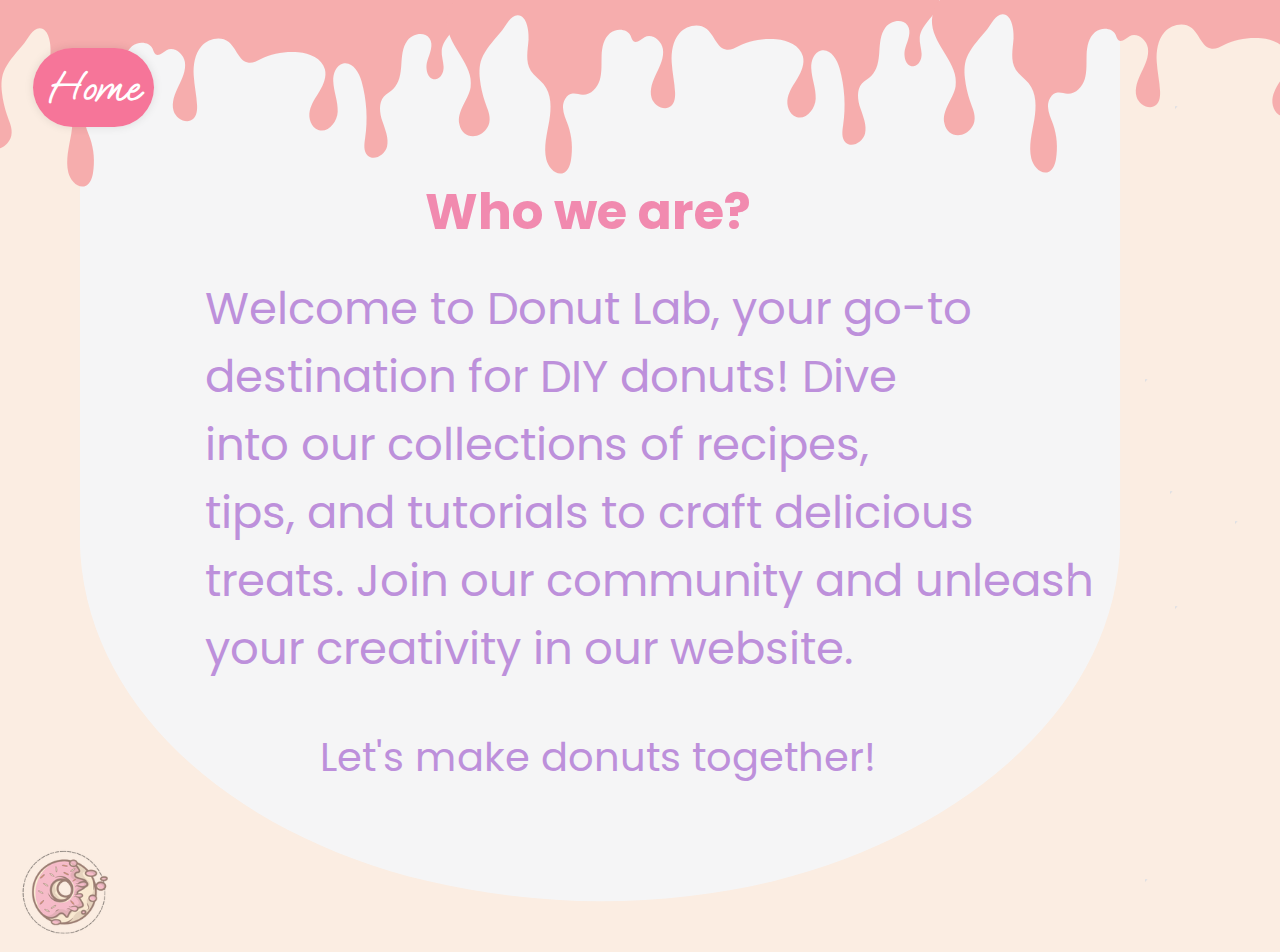
<file: HTML PRESENTATION/aboutus.html>
<!DOCTYPE html>
<html lang="en">
<head>
    <meta charset="UTF-8">
    <meta name="viewport" content="width=device-width, initial-scale=1.0">
    <link rel="stylesheet" href="homepage.css">
    <title>About Us</title>
    <link href="https://fonts.googleapis.com/css2?family=Montserrat:ital,wght@0,100..900;1,100..900&display=swap" rel="stylesheet">
    <link href="https://fonts.googleapis.com/css2?family=Montserrat:ital,wght@200..900;1,100..900&family=Open+Sans:ital,wght@0,300..800;1,300..800&display=swap" rel="stylesheet">
    <link href="https://fonts.googleapis.com/css2?family=Oooh+Baby&display=swap" rel="stylesheet">
    <link href="https://fonts.googleapis.com/css2?family=Poppins:ital,wght@0,100;0,200;0,300;0,400;0,500;0,600;0,700;0,800;0,900;1,100;1,200;1,300;1,400;1,500;1,600;1,700;1,800;1,900&display=swap" rel="stylesheet">


    <body>
        <h1 class="aboutusstore">Logo here</h1>
        <h1 class="aboutustext1">Who we are?</h1>
        <h1 class="aboutustext2">Welcome to Donut Lab, your go-to<br> 
                                 destination for DIY donuts! Dive <br> 
                                 into our collections of recipes,  <br> 
                                 tips, and tutorials to craft delicious <br> 
                                 treats. Join our community and unleash <br> 
                                 your creativity in our website.<br> 
        
                                      
        </h1>
        <h1 class="aboutustext3">Let's make donuts together! </br></h1>
        <h1 class="aboutusdrip1">Logo here</h1>
        <h1 class="aboutusdrip2">Logo here</h1>
        <h1 class="aboutusdrip3">Logo here</h1>
        <h1 class="aboutusdrip4">Logo here</h1>
        <h1 class="aboutusdrip5">Logo here</h1>
        <h1 class="cloud1">Logo here</h1>
        <h1 class="cloud2">Logo here</h1>
        <h1 class="cloud3">Logo here</h1>
        <h1 class="cloud4">Logo here</h1>
        <h1 class="cloud5">Logo here</h1>
        <h1 class="aboutusdonut1">Logo here</h1>
        <h1 class="aboutusdonut2">Logo here</h1>
        <h1 class="aboutusdonut3">Logo here</h1>
        <h1 class="greenstar">Logo here</h1>
        <h1 class="yellowstar">Logo here</h1>
        <h1 class="pinkstar">Logo here</h1>
        <h1 class="translogo2">Logo here</h1>
        
        <a href="homepage.html" class="aboutushomebtn">Home</a>
        
        

    </body>

    </html>
</file>
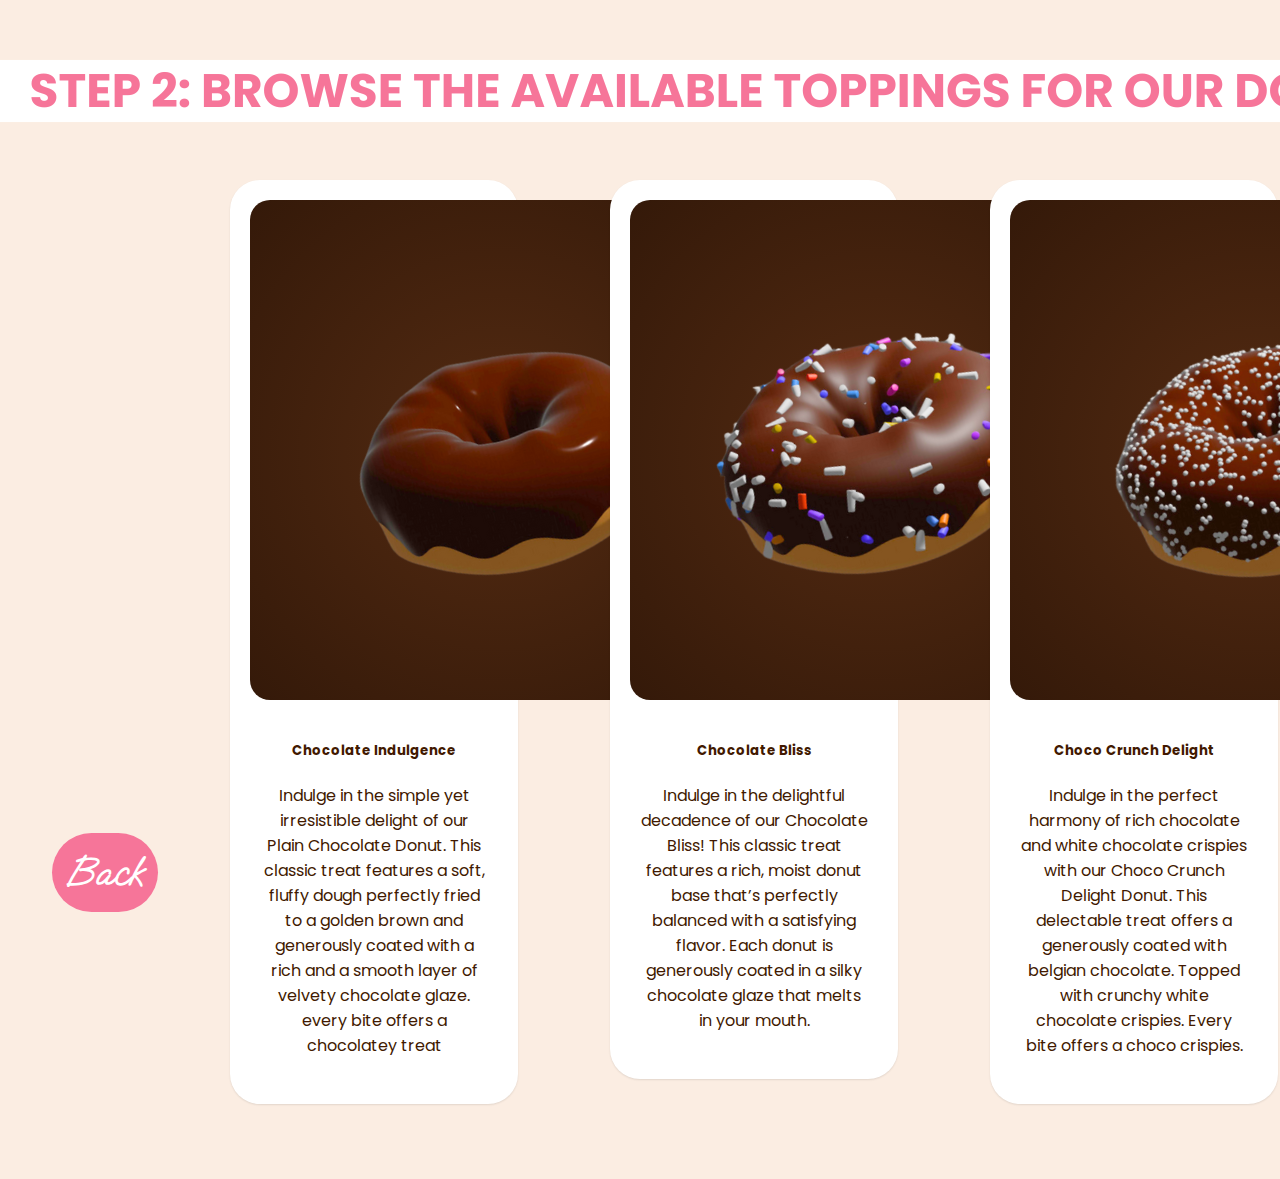
<file: HTML PRESENTATION/chocpage.html>
<!DOCTYPE html>
<html lang="en">
<head>
    <meta charset="UTF-8">
    <meta name="viewport" content="width=device-width, initial-scale=1.0">
    <link rel="stylesheet" href="order.css">
    <title>Order</title>
    <link href="https://fonts.googleapis.com/css2?family=Montserrat:ital,wght@0,100..900;1,100..900&display=swap" rel="stylesheet">
    <link href="https://fonts.googleapis.com/css2?family=Montserrat:ital,wght@200..900;1,100..900&family=Open+Sans:ital,wght@0,300..800;1,300..800&display=swap" rel="stylesheet">
    <link href="https://fonts.googleapis.com/css2?family=Oooh+Baby&display=swap" rel="stylesheet">
    <link href="https://fonts.googleapis.com/css2?family=Poppins:ital,wght@0,100;0,200;0,300;0,400;0,500;0,600;0,700;0,800;0,900;1,100;1,200;1,300;1,400;1,500;1,600;1,700;1,800;1,900&display=swap" rel="stylesheet">
    <link href="https://cdn.jsdelivr.net/npm/bootstrap@5.0.2/dist/css/bootstrap.min.css" rel="stylesheet"
    integrity="sha384-EVSTQN3/azprG1Anm3QDgpJLIm9Nao0Yz1ztcQTwFspd3yD65VohhpuuCOmLASjC" crossorigin="anonymous">
<link href="order.css" rel="stylesheet">
</head>
<body>
    <h1 class="step2">Logo here</h1>
    <a href="contactus.html" class="orderp2homebtn">Order</a>
    <a href="order.html" class="orderp2backbtn">Back</a>
    <!--1ST CARD--> 

    <div class="top1" style="width: 18rem;">
        <img src="choco1.png" class="card-img-top" alt="10px">
        <div class="card-body">
          <h5 class="card-title">Chocolate Indulgence</h5>
          <p class="card-text">Indulge in the simple yet irresistible delight of our Plain Chocolate Donut. This classic treat features a soft, fluffy dough perfectly fried to a golden brown and generously coated with a rich and a smooth layer of velvety chocolate glaze. 
            every bite offers a chocolatey treat</p>
            
             <div class="top2" style="width: 18rem;">
                <img src="chocolate2.png" class="card-img-top" alt="10px">
                <div class="card-body2">
                  <h5 class="card-title">Chocolate Bliss</h5>
                  <p class="card-text">Indulge in the delightful decadence of our Chocolate Bliss! This classic treat features a rich, moist donut base 
                    that’s perfectly balanced with a satisfying flavor. Each donut is generously coated in a 
                    silky chocolate glaze that melts in your mouth. </p>

                    <div class="top3" style="width: 18rem;">
                        <img src="chocolate3.png" class="card-img-top" alt="10px">
                        <div class="card-body3">
                          <h5 class="card-title">Choco Crunch Delight</h5>
                          <p class="card-text">Indulge in the perfect harmony of rich chocolate and white chocolate crispies with our Choco Crunch Delight Donut. This delectable treat offers a generously coated with belgian chocolate.
                             Topped with crunchy white chocolate crispies. Every bite offers a choco crispies.</p>      

                             <div class="top4" style="width: 18rem;">
                                <img src="chocolate4.png" class="card-img-top" alt="10px">
                                <div class="card-body4">
                                  <h5 class="card-title">Cocoa Snowflake</h5>
                                  <p class="card-text">Indulge in the delightful simplicity of our Cocoa Snowflake Donut. This decadent treat features a rich, moist chocolate donut generously dusted with a light, snowy layer of powdered sugar. 
                                    The combination of deep cocoa flavor and the delicate sweetness of powdered sugar creates a perfect harmony that melts in your mouth. </p>      
                
        
                </div>
              </div>
              </div>
              </div>
                  
</body>
</html>
</file>
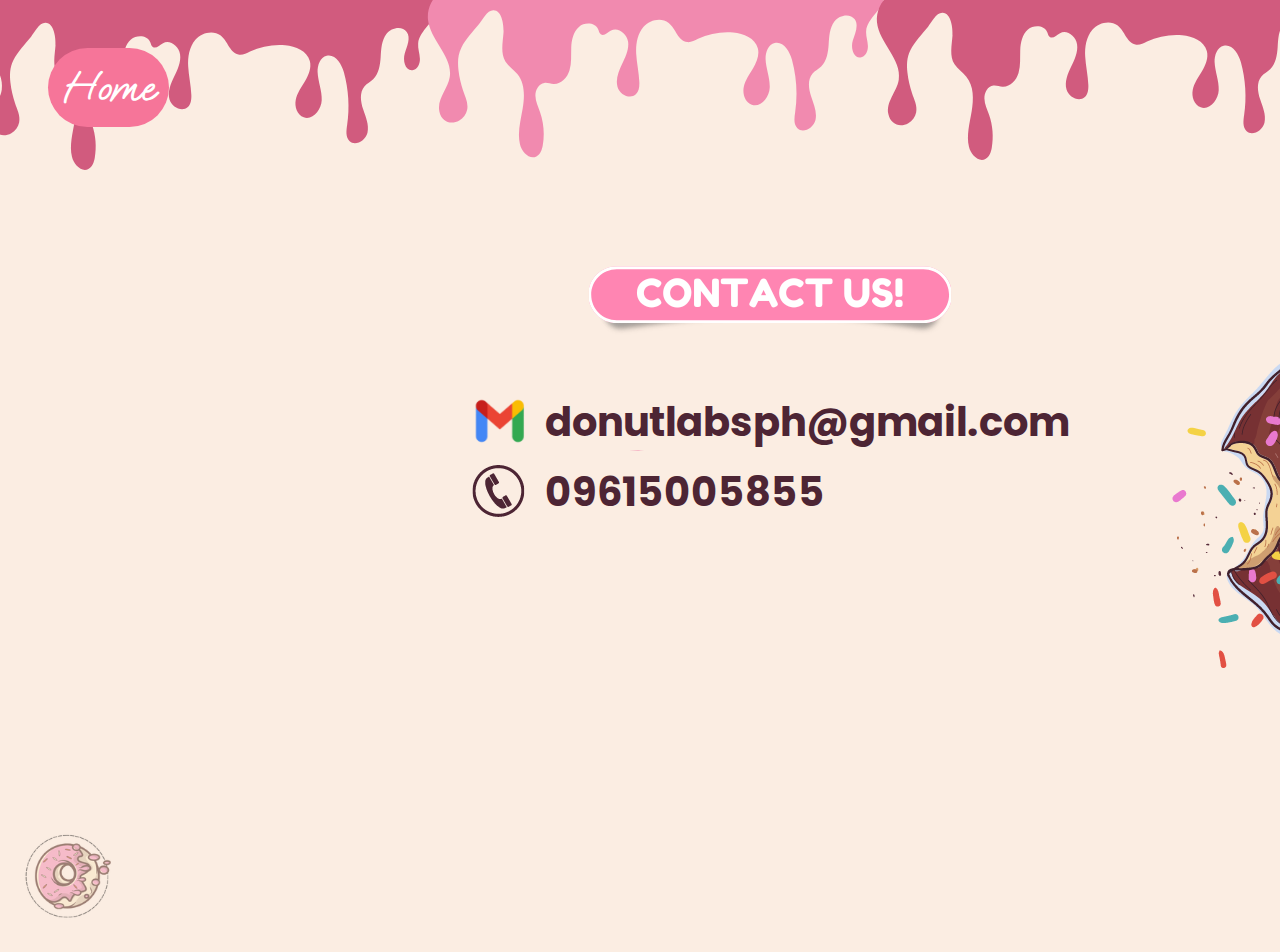
<file: HTML PRESENTATION/contactus.html>
<!DOCTYPE html>
<html lang="en">
<head>
    <meta charset="UTF-8">
    <meta name="viewport" content="width=device-width, initial-scale=1.0">
    <link rel="stylesheet" href="homepage.css">
    <title>Order</title>
    <link href="https://fonts.googleapis.com/css2?family=Montserrat:ital,wght@0,100..900;1,100..900&display=swap" rel="stylesheet">
    <link href="https://fonts.googleapis.com/css2?family=Montserrat:ital,wght@200..900;1,100..900&family=Open+Sans:ital,wght@0,300..800;1,300..800&display=swap" rel="stylesheet">
    <link href="https://fonts.googleapis.com/css2?family=Oooh+Baby&display=swap" rel="stylesheet">
    <link href="https://fonts.googleapis.com/css2?family=Poppins:ital,wght@0,100;0,200;0,300;0,400;0,500;0,600;0,700;0,800;0,900;1,100;1,200;1,300;1,400;1,500;1,600;1,700;1,800;1,900&display=swap" rel="stylesheet">

</head>

    <body>
        <h1 class="conusdrip1">Logo here</h1>
        <h1 class="conusdrip2">Logo here</h1>
        <h1 class="conusdrip3">Logo here</h1>
        <h1 class="conusdrip4">Logo here</h1>
        <h1 class="conusdrip5">Logo here</h1>
        <a href="homepage.html" class="contactushomebtn">Home</a>
        <h1 class="contactusbtn">Logo here</h1>
        <h1 class="donut1">Logo here</h1>
        <h1 class="emailadd">donutlabsph@gmail.com</h1>
        <h1 class="mobnum">09615005855</h1>
        <h1 class="gmail">Logo here</h1>
        <h1 class="num">Logo here</h1>
        <h1 class="translogo1">Logo here</h1>

    </body>

    </html>
</file>
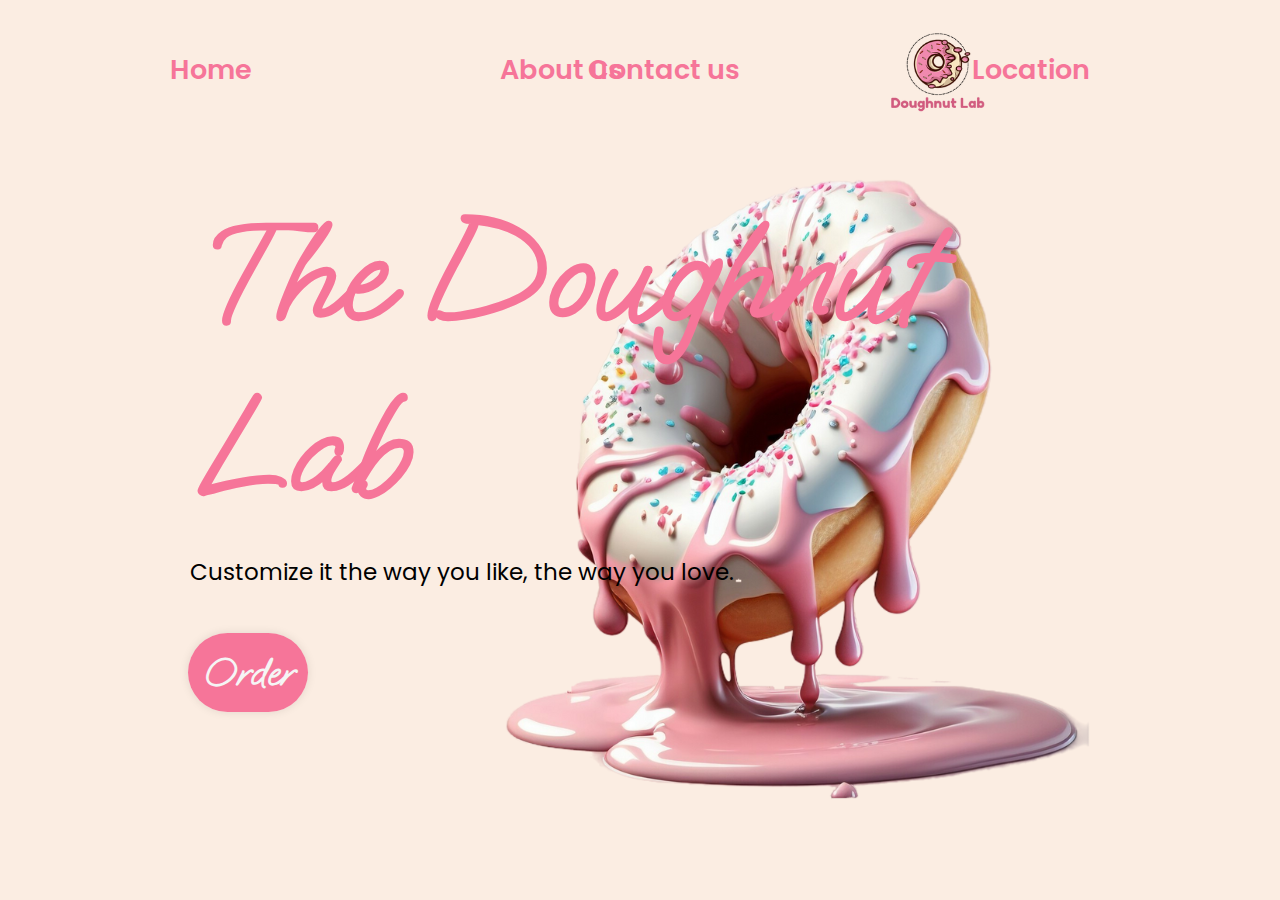
<file: HTML PRESENTATION/homepage.html>
<!DOCTYPE html>
<html lang="en">
<head>
    
    <meta charset="UTF-8">
    <meta name="viewport" content="width=device-width, initial-scale=1.0">
    <link rel="stylesheet" href="homepage.css">
    <title>Homepage</title>
    <link rel="preconnect" href="https://fonts.googleapis.com">
    <link rel="preconnect" href="https://fonts.gstatic.com" crossorigin>
    <link href="https://fonts.googleapis.com/css2?family=Montserrat:ital,wght@0,100..900;1,100..900&display=swap" rel="stylesheet">
    <link href="https://fonts.googleapis.com/css2?family=Montserrat:ital,wght@200..900;1,100..900&family=Open+Sans:ital,wght@0,300..800;1,300..800&display=swap" rel="stylesheet">
    <link href="https://fonts.googleapis.com/css2?family=Oooh+Baby&display=swap" rel="stylesheet">
    <link href="https://fonts.googleapis.com/css2?family=Poppins:ital,wght@0,100;0,200;0,300;0,400;0,500;0,600;0,700;0,800;0,900;1,100;1,200;1,300;1,400;1,500;1,600;1,700;1,800;1,900&display=swap" rel="stylesheet">

</head>
<body>
    <h1 class="logo">Logo here</h1>
    
    <a href="homepage.html" class="homebtn">Home</a>
    <a href="order.html" class="orderbtn">Order</a>
    <h1 class="homelogo">Logo here</h1>
    <a href="aboutus.html" class="aboutbtn">About us</a>
    <a href="contactus.html" class="contactbtn">Contact us</a>
    <a href="location.html" class="locationbtn">Location</a>
    <a href="" class="hometext">The Doughnut <br>
                                   Lab

    </a>
    <h1 class="hometext1">Customize it the way you like, the way you love.
    </h1>


    
    
</body>
</html>
</file>
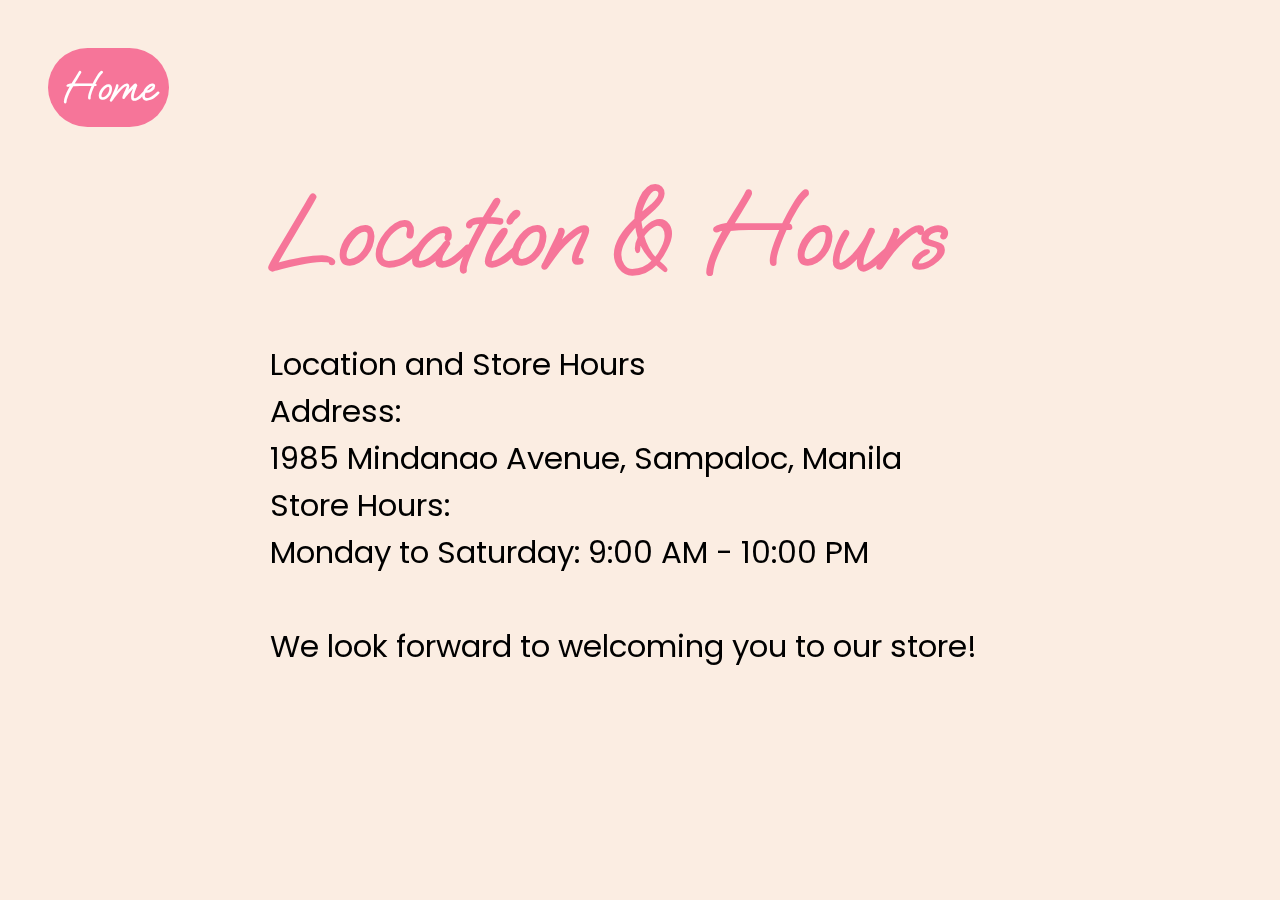
<file: HTML PRESENTATION/location.html>
<!DOCTYPE html>
<html lang="en">
<head>
    <meta charset="UTF-8">
    <meta name="viewport" content="width=device-width, initial-scale=1.0">
    <link rel="stylesheet" href="homepage.css">
    <title>Homepage</title>
    <link rel="preconnect" href="https://fonts.googleapis.com">
    <link rel="preconnect" href="https://fonts.gstatic.com" crossorigin>
    <link href="https://fonts.googleapis.com/css2?family=Montserrat:ital,wght@0,100..900;1,100..900&display=swap" rel="stylesheet">
    <link href="https://fonts.googleapis.com/css2?family=Montserrat:ital,wght@200..900;1,100..900&family=Open+Sans:ital,wght@0,300..800;1,300..800&display=swap" rel="stylesheet">
    <link href="https://fonts.googleapis.com/css2?family=Oooh+Baby&display=swap" rel="stylesheet">
    <link href="https://fonts.googleapis.com/css2?family=Poppins:ital,wght@0,100;0,200;0,300;0,400;0,500;0,600;0,700;0,800;0,900;1,100;1,200;1,300;1,400;1,500;1,600;1,700;1,800;1,900&display=swap" rel="stylesheet">

</head>

<body>
<a href="homepage.html" class="locationhomebtn">Home</a>
<div class="map-container">
<p><iframe src="https://www.google.com/maps/embed?pb=!1m18!1m12!1m3!1d3860.8799979096166!2d121.00466607590431!3d14.60591117694503!2m3!1f0!2f0!3f0!3m2!1i1024!2i768!4f13.1!3m3!1m2!1s0x3397c9e1cec66801%3A0x40fcbfdc43ca2269!2s1985%20Mindanao%20Ave%2C%20Santa%20Mesa%2C%20Manila%2C%201016%20Metro%20Manila!5e0!3m2!1sen!2sph!4v1717864183793!5m2!1sen!2sph" 
    width="600" height="450" style="border:0;" allowfullscreen="" loading="lazy" referrerpolicy="no-referrer-when-downgrade"> </iframe> </p>
</div>
<h1 class="location">Location & Hours</h1>
<h1 class="descrip">
    Location and Store Hours</br>   
    Address:</br>
    1985 Mindanao Avenue, Sampaloc, Manila</br>
    
    Store Hours:</br>
    
    Monday to Saturday: 9:00 AM - 10:00 PM</br>
</br>
    We look forward to welcoming you to our store!</br></h1>


</body>
</html>
</file>
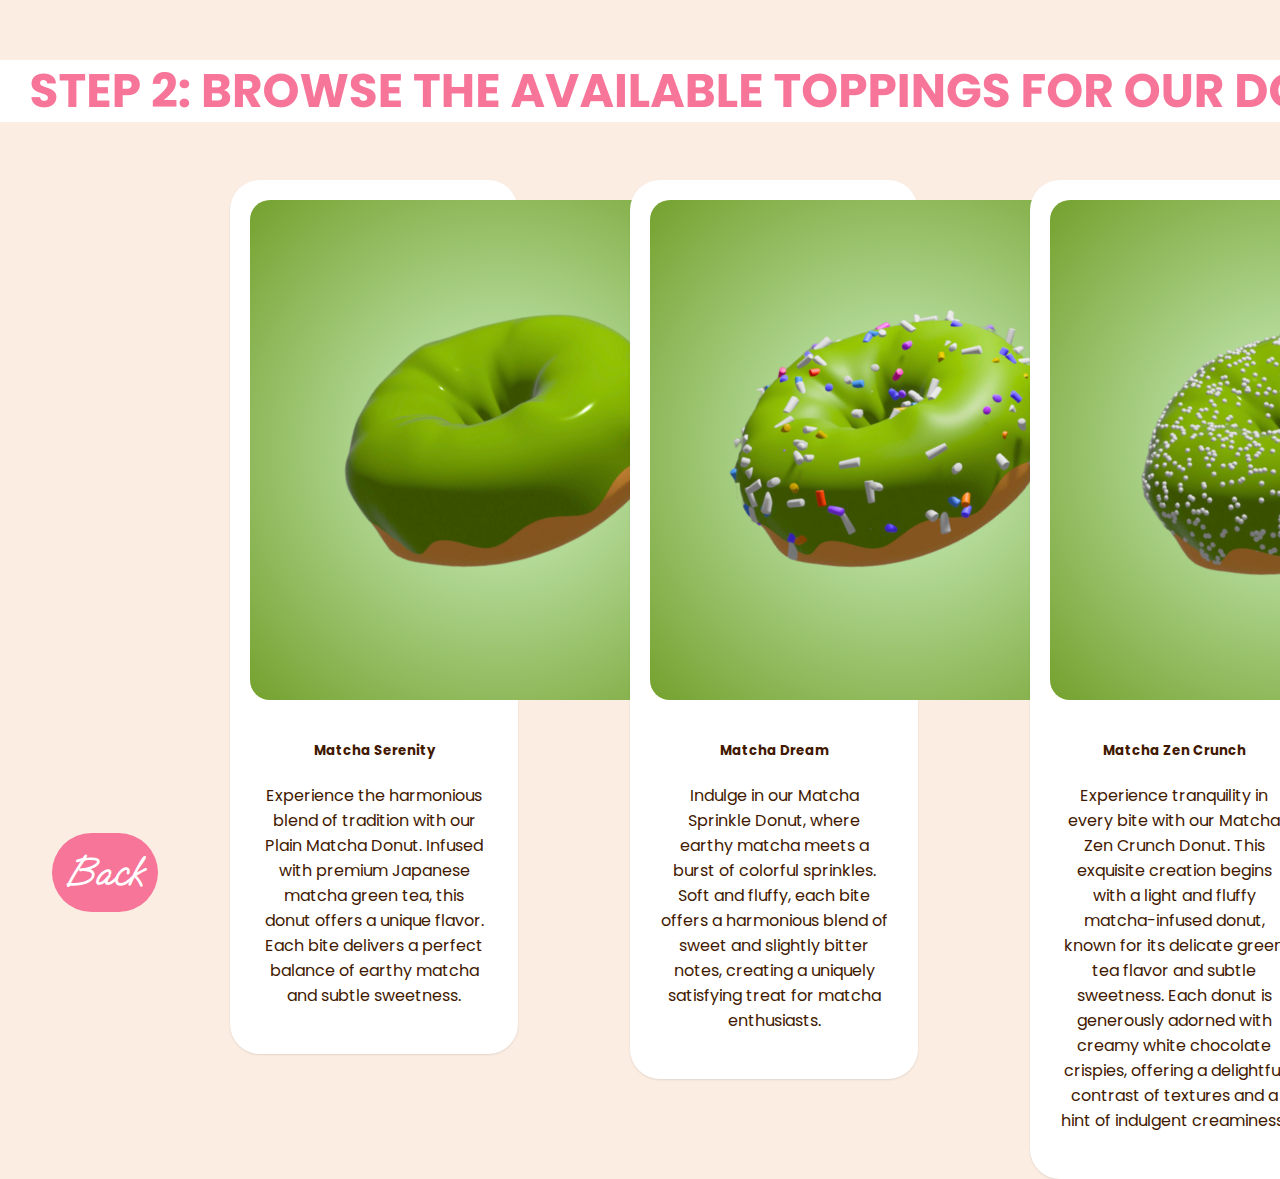
<file: HTML PRESENTATION/matchpage.html>
<!DOCTYPE html>
<html lang="en">
<head>
    <meta charset="UTF-8">
    <meta name="viewport" content="width=device-width, initial-scale=1.0">
    <link rel="stylesheet" href="order.css">
    <title>Order</title>
    <link href="https://fonts.googleapis.com/css2?family=Montserrat:ital,wght@0,100..900;1,100..900&display=swap" rel="stylesheet">
    <link href="https://fonts.googleapis.com/css2?family=Montserrat:ital,wght@200..900;1,100..900&family=Open+Sans:ital,wght@0,300..800;1,300..800&display=swap" rel="stylesheet">
    <link href="https://fonts.googleapis.com/css2?family=Oooh+Baby&display=swap" rel="stylesheet">
    <link href="https://fonts.googleapis.com/css2?family=Poppins:ital,wght@0,100;0,200;0,300;0,400;0,500;0,600;0,700;0,800;0,900;1,100;1,200;1,300;1,400;1,500;1,600;1,700;1,800;1,900&display=swap" rel="stylesheet">
    <link href="https://cdn.jsdelivr.net/npm/bootstrap@5.0.2/dist/css/bootstrap.min.css" rel="stylesheet"
    integrity="sha384-EVSTQN3/azprG1Anm3QDgpJLIm9Nao0Yz1ztcQTwFspd3yD65VohhpuuCOmLASjC" crossorigin="anonymous">
<link href="order.css" rel="stylesheet">
</head>
<body>
    <h1 class="step2">Logo here</h1>
    <a href="contactus.html" class="orderp2homebtn">Order</a>
    <a href="order.html" class="orderp2backbtn">Back</a>
    <!--1ST CARD--> 

    <div class="topm1" style="width: 18rem;">
      <img src="match1.png" class="card-img-top" alt="10px">
      <div class="card-bodym1">
        <h5 class="card-title">Matcha Serenity</h5>
        <p class="card-text"> Experience the harmonious blend of tradition with our Plain Matcha Donut. Infused with premium Japanese matcha green tea, this donut offers a unique flavor. Each bite delivers a perfect balance of earthy matcha and subtle sweetness.</p>

    <div class="topm2" style="width: 18rem;">
        <img src="match2.png" class="card-img-top" alt="10px">
        <div class="card-bodym2">
          <h5 class="card-title">Matcha Dream</h5>
          <p class="card-text">Indulge in our Matcha Sprinkle Donut, where earthy matcha meets a burst of colorful sprinkles. 
            Soft and fluffy, each bite offers a harmonious blend of sweet and slightly bitter notes, creating a uniquely satisfying treat for matcha enthusiasts.</p>

            <div class="topm3" style="width: 18rem;">
              <img src="match3.png" class="card-img-top" alt="10px">
              <div class="card-bodym3">
                <h5 class="card-title">Matcha Zen Crunch</h5>
                <p class="card-text">Experience tranquility in every bite with our Matcha Zen Crunch Donut. This exquisite creation begins with a light and fluffy matcha-infused donut,
                   known for its delicate green tea flavor and subtle sweetness. Each donut is generously adorned with creamy white chocolate crispies, offering a delightful contrast of textures and a hint of indulgent creaminess.</p>
      
                  <div class="topm4" style="width: 18rem;">
                    <img src="match4.png" class="card-img-top" alt="10px">
                    <div class="card-bodym4">
                      <h5 class="card-title">Green Tea Snowflake</h5>
                      <p class="card-text">Introducing our Green Tea Snowflake Donut, a delicate fusion of Japanese matcha and the subtle sweetness of powdered sugar. 
                        Each bite of this fluffy, matcha-infused donut promises a serene indulgence, with a light dusting of powdered sugar adding a touch of elegance. </p>
            
                  
</body>
</html>
</file>
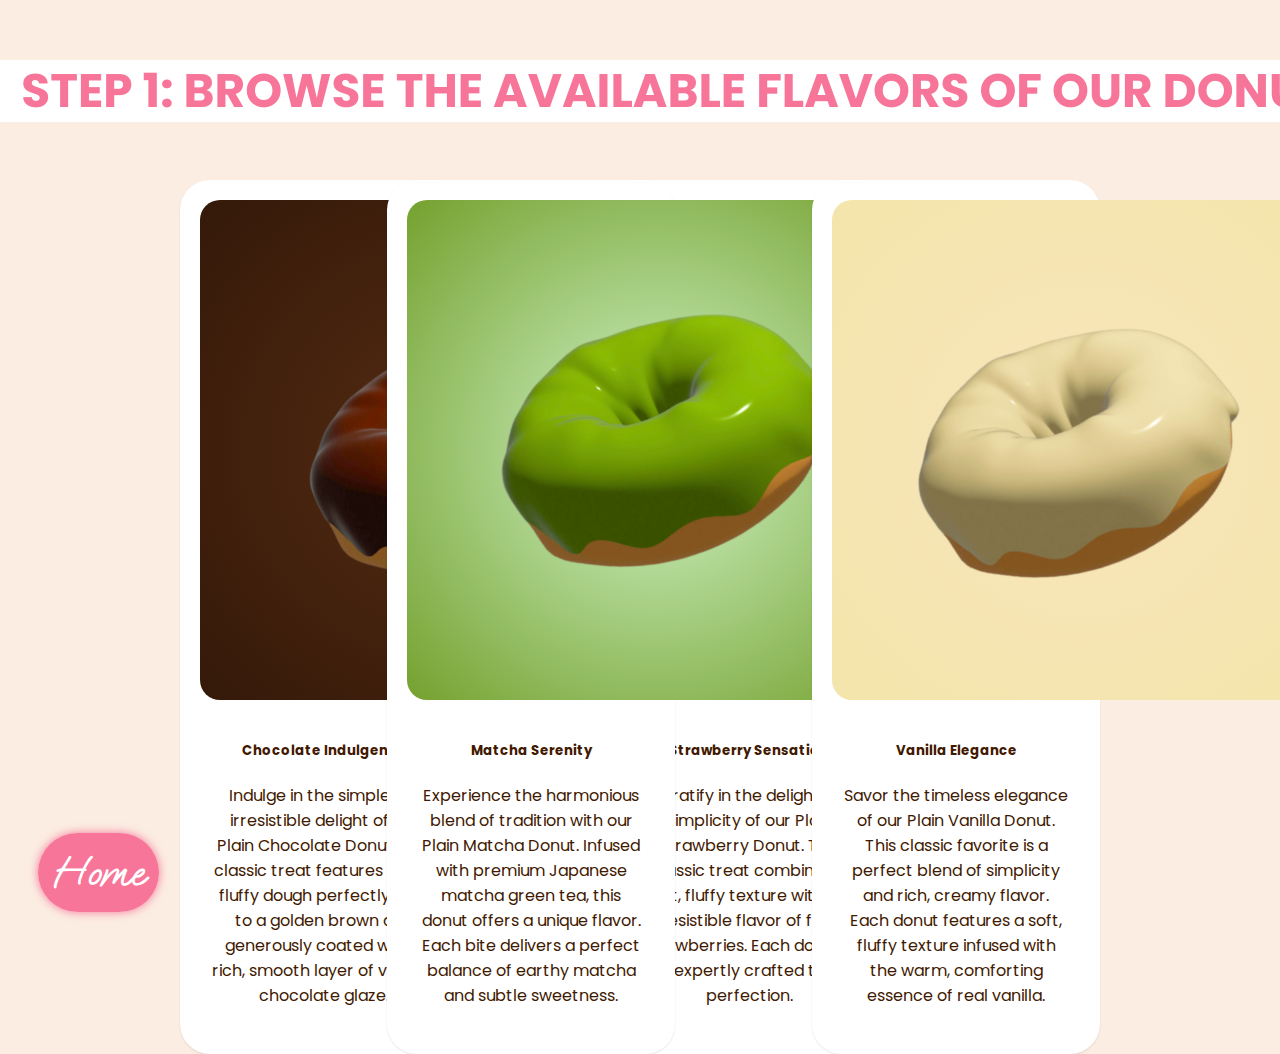
<file: HTML PRESENTATION/order.html>
<!DOCTYPE html>
<html lang="en">
<head>
    <meta charset="UTF-8">
    <meta name="viewport" content="width=device-width, initial-scale=1.0">
    <link rel="stylesheet" href="order.css">
    <title>Order</title>
    <link href="https://fonts.googleapis.com/css2?family=Montserrat:ital,wght@0,100..900;1,100..900&display=swap" rel="stylesheet">
    <link href="https://fonts.googleapis.com/css2?family=Montserrat:ital,wght@200..900;1,100..900&family=Open+Sans:ital,wght@0,300..800;1,300..800&display=swap" rel="stylesheet">
    <link href="https://fonts.googleapis.com/css2?family=Oooh+Baby&display=swap" rel="stylesheet">
    <link href="https://fonts.googleapis.com/css2?family=Poppins:ital,wght@0,100;0,200;0,300;0,400;0,500;0,600;0,700;0,800;0,900;1,100;1,200;1,300;1,400;1,500;1,600;1,700;1,800;1,900&display=swap" rel="stylesheet">
    <link href="https://cdn.jsdelivr.net/npm/bootstrap@5.0.2/dist/css/bootstrap.min.css" rel="stylesheet"
    integrity="sha384-EVSTQN3/azprG1Anm3QDgpJLIm9Nao0Yz1ztcQTwFspd3yD65VohhpuuCOmLASjC" crossorigin="anonymous">
<link href="order.css" rel="stylesheet">
</head>

    <body>
        <h1 class="step1">Logo here</h1>
        <a href="homepage.html" class="orderhomebtn">Home</a>
       <!--1ST CARD--> 
       <a href="chocpage.html" class="choc1-link">
        <div class="choc1" style="width: 18rem;">
            <img src="choco1.png" class="card-img-top" alt="10px">
            <div class="card-body">
              <h5 class="card-title">Chocolate Indulgence</h5>
              <p class="card-text">Indulge in the simple yet irresistible delight of our Plain Chocolate Donut. This classic treat features a soft, fluffy dough perfectly fried to a golden brown and generously coated with a rich, smooth layer of velvety chocolate glaze.</p>
    
            </div>
          </div>

        <!--2ND CARD--> 
        <a href="strawpage.html" class="choc1-link">
          <div class="straw1" style="width: 18rem;">
            <img src="strawberry1.png" class="card-img-top" alt="10px">
            <div class="card-body">
              <h5 class="card-title">Strawberry Sensation</h5>
              <p class="card-text">Gratify in the delightful simplicity of our Plain Strawberry Donut. This classic treat combines a light, fluffy texture with the irresistible flavor of fresh strawberries. Each donut is expertly crafted to perfection.</p>
            </div>
            </div>
          </div>
       </a>

        <!--3RD CARD--> 
        <a href="matchpage.html" class="choc1-link">
        <div class="match1" style="width: 18rem;">
            <img src="match1.png" class="card-img-top" alt="10px">
            <div class="card-body">
              <h5 class="card-title">Matcha Serenity</h5>
              <p class="card-text"> Experience the harmonious blend of tradition with our Plain Matcha Donut. Infused with premium Japanese matcha green tea, this donut offers a unique flavor. Each bite delivers a perfect balance of earthy matcha and subtle sweetness.</p>
    
            </div>
          </div>
        </div>
</a>
        <!--4TH CARD--> 
        <a href="vanpage.html" class="choc1-link">
        <div class="van1" style="width: 18rem;">
            <img src="vanilla1.png" class="card-img-top" alt="10px">
            <div class="card-body">
              <h5 class="card-title">Vanilla Elegance</h5>
              <p class="card-text">Savor the timeless elegance of our Plain Vanilla Donut. This classic favorite is a perfect blend of simplicity and rich, creamy flavor. Each donut features a soft, fluffy texture infused with the warm, comforting essence of real vanilla.</p>
            </div>
          </div>
        </div>

        <a href="contactus.html" class="orderpage2btn">Order</a>
</file>
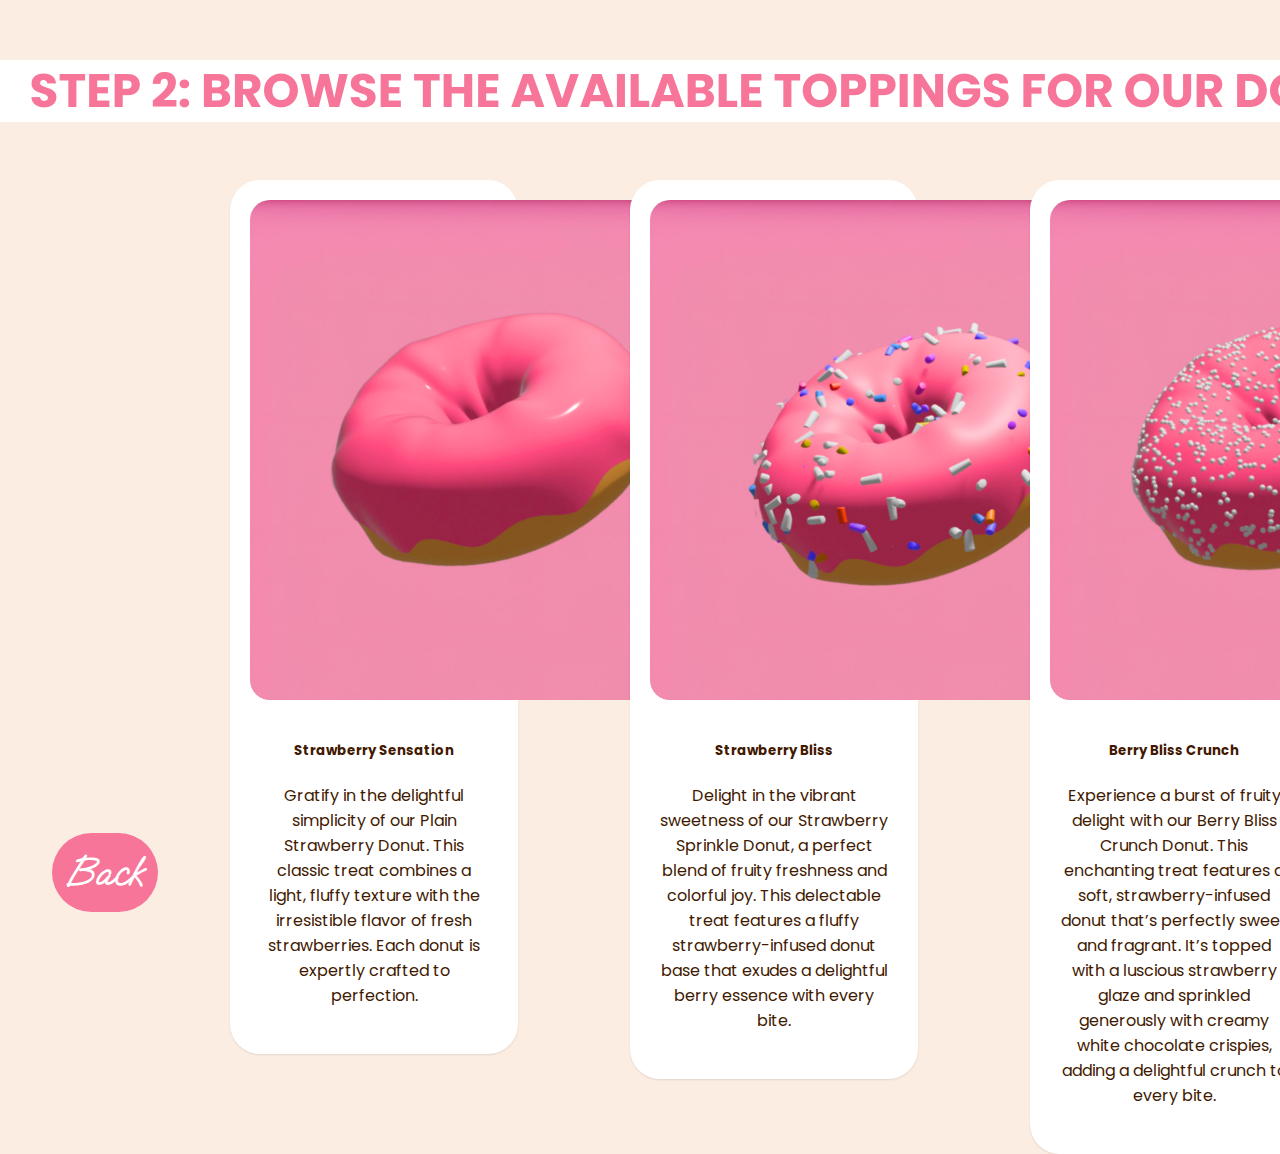
<file: HTML PRESENTATION/strawpage.html>
<!DOCTYPE html>
<html lang="en">
<head>
    <meta charset="UTF-8">
    <meta name="viewport" content="width=device-width, initial-scale=1.0">
    <link rel="stylesheet" href="order.css">
    <title>Order</title>
    <link href="https://fonts.googleapis.com/css2?family=Montserrat:ital,wght@0,100..900;1,100..900&display=swap" rel="stylesheet">
    <link href="https://fonts.googleapis.com/css2?family=Montserrat:ital,wght@200..900;1,100..900&family=Open+Sans:ital,wght@0,300..800;1,300..800&display=swap" rel="stylesheet">
    <link href="https://fonts.googleapis.com/css2?family=Oooh+Baby&display=swap" rel="stylesheet">
    <link href="https://fonts.googleapis.com/css2?family=Poppins:ital,wght@0,100;0,200;0,300;0,400;0,500;0,600;0,700;0,800;0,900;1,100;1,200;1,300;1,400;1,500;1,600;1,700;1,800;1,900&display=swap" rel="stylesheet">
    <link href="https://cdn.jsdelivr.net/npm/bootstrap@5.0.2/dist/css/bootstrap.min.css" rel="stylesheet"
    integrity="sha384-EVSTQN3/azprG1Anm3QDgpJLIm9Nao0Yz1ztcQTwFspd3yD65VohhpuuCOmLASjC" crossorigin="anonymous">
<link href="order.css" rel="stylesheet">
</head>
<body>
    <h1 class="step2">Logo here</h1>
    <a href="contactus.html" class="orderp2homebtn">Order</a>
    <a href="order.html" class="orderp2backbtn">Back</a>
    <!--1ST CARD--> 

    <div class="tops1" style="width: 18rem;">
      <img src="strawberry1.png" class="card-img-top" alt="10px">
      <div class="card-body">
        <h5 class="card-title">Strawberry Sensation</h5>
        <p class="card-text">Gratify in the delightful simplicity of our Plain Strawberry Donut. This classic treat combines a light, fluffy texture with the irresistible flavor of fresh strawberries. Each donut is expertly crafted to perfection.</p>
              
                  
    <div class="tops2" style="width: 18rem;">
        <img src="strawberry2.png" class="card-img-top" alt="10px">
        <div class="card-bodys1">
          <h5 class="card-title">Strawberry Bliss</h5>
          <p class="card-text">Delight in the vibrant sweetness of our Strawberry Sprinkle Donut, a perfect blend of fruity freshness and colorful joy. 
            This delectable treat features a fluffy strawberry-infused donut base that exudes a delightful berry essence with every bite. </p>
                  
            <div class="tops3" style="width: 18rem;">
              <img src="strawberry3.png" class="card-img-top" alt="10px">
              <div class="card-bodys1">
                <h5 class="card-title"> Berry Bliss Crunch</h5>
                <p class="card-text">Experience a burst of fruity delight with our Berry Bliss Crunch Donut. This enchanting treat features a soft, strawberry-infused donut 
                  that’s perfectly sweet and fragrant. It’s topped with a luscious strawberry glaze and sprinkled generously with creamy white chocolate crispies, adding a delightful crunch to every bite.</p>
                  
                  <div class="tops4" style="width: 18rem;">
                    <img src="strawberry4.png" class="card-img-top" alt="10px">
                    <div class="card-bodys4">
                      <h5 class="card-title">Strawberry Snowfall Donut</h5>
                      <p class="card-text">Introducing our Strawberry Snowfall Donut, a delightful treat that brings together the freshness of strawberries and the allure of powdered sugar. 
                        Each bite of this soft, strawberry-infused donut is a blissful experience, complemented by a light dusting of snowy powdered sugar that enhances its natural sweetness.</p>
                  
                        </div>
                        </div>
                        </div>
                        
</body>
</html>
</file>
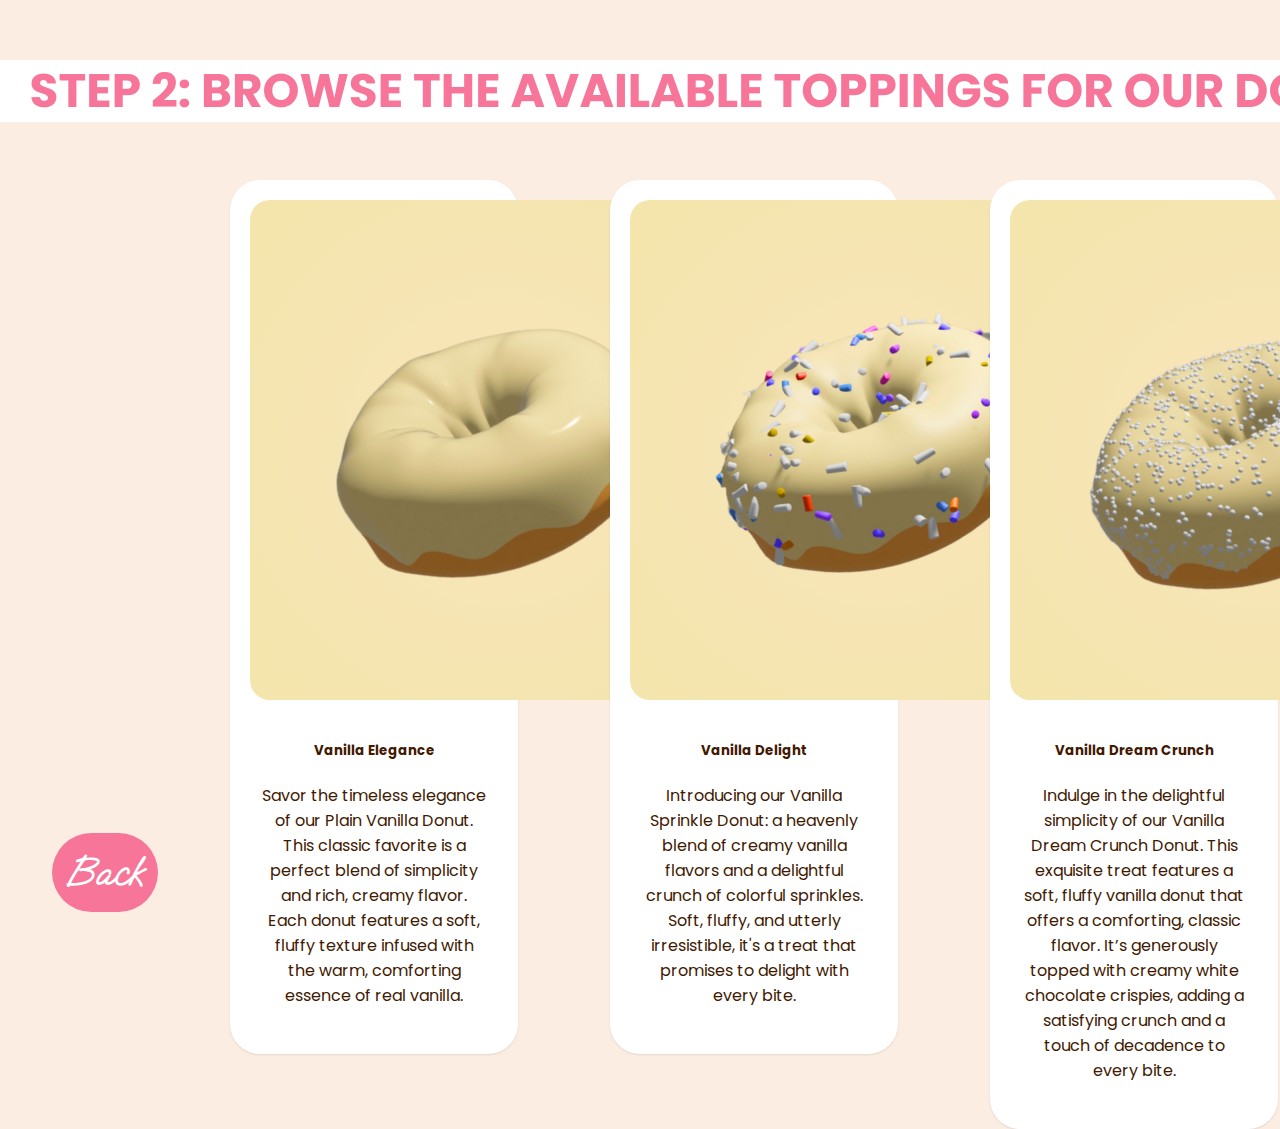
<file: HTML PRESENTATION/vanpage.html>
<!DOCTYPE html>
<html lang="en">
<head>
    <meta charset="UTF-8">
    <meta name="viewport" content="width=device-width, initial-scale=1.0">
    <link rel="stylesheet" href="order.css">
    <title>Order</title>
    <link href="https://fonts.googleapis.com/css2?family=Montserrat:ital,wght@0,100..900;1,100..900&display=swap" rel="stylesheet">
    <link href="https://fonts.googleapis.com/css2?family=Montserrat:ital,wght@200..900;1,100..900&family=Open+Sans:ital,wght@0,300..800;1,300..800&display=swap" rel="stylesheet">
    <link href="https://fonts.googleapis.com/css2?family=Oooh+Baby&display=swap" rel="stylesheet">
    <link href="https://fonts.googleapis.com/css2?family=Poppins:ital,wght@0,100;0,200;0,300;0,400;0,500;0,600;0,700;0,800;0,900;1,100;1,200;1,300;1,400;1,500;1,600;1,700;1,800;1,900&display=swap" rel="stylesheet">
    <link href="https://cdn.jsdelivr.net/npm/bootstrap@5.0.2/dist/css/bootstrap.min.css" rel="stylesheet"
    integrity="sha384-EVSTQN3/azprG1Anm3QDgpJLIm9Nao0Yz1ztcQTwFspd3yD65VohhpuuCOmLASjC" crossorigin="anonymous">
<link href="order.css" rel="stylesheet">
</head>
<body>
    <h1 class="step2">Logo here</h1>
    <a href="contactus.html" class="orderp2homebtn">Order</a>
    <a href="order.html" class="orderp2backbtn">Back</a>
    <!--1ST CARD--> 

    <div class="top1" style="width: 18rem;">
        <img src="vanilla1.png" class="card-img-top" alt="10px">
        <div class="card-bodyv1">
          <h5 class="card-title">Vanilla Elegance</h5>
          <p class="card-text">Savor the timeless elegance of our Plain Vanilla Donut. This classic favorite is a perfect blend of simplicity and rich, creamy flavor. Each donut features a soft, fluffy texture infused with the warm, comforting essence of real vanilla.</p>
        </div>

    <div class="top2" style="width: 18rem;">
        <img src="vanilla2.png" class="card-img-top" alt="10px">
        <div class="card-bodyv2">
          <h5 class="card-title">Vanilla Delight</h5>
          <p class="card-text">Introducing our Vanilla Sprinkle Donut: a heavenly blend of creamy vanilla flavors and a delightful crunch of colorful sprinkles.
             Soft, fluffy, and utterly irresistible, it's a treat that promises to delight with every bite.</p>

             <div class="top3" style="width: 18rem;">
                <img src="vanilla3.png" class="card-img-top" alt="10px">
                <div class="card-bodyv3">
                  <h5 class="card-title">Vanilla Dream Crunch</h5>
                  <p class="card-text">Indulge in the delightful simplicity of our Vanilla Dream Crunch Donut. This exquisite treat features a soft, fluffy vanilla donut that offers a comforting, classic flavor.
                     It’s generously topped with creamy white chocolate crispies, adding a satisfying crunch and a touch of decadence to every bite. </p>

                     <div class="top4" style="width: 18rem;">
                        <img src="vanilla4.png" class="card-img-top" alt="10px">
                        <div class="card-bodyv4">
                          <h5 class="card-title">Vanilla Snowdrift</h5>
                          <p class="card-text">Experience the timeless elegance of our Vanilla Snowdrift Donut. This classic delight features a soft, fluffy vanilla donut that's perfectly infused with a rich, comforting flavor. 
                            Lightly dusted with a delicate layer of powdered sugar, each bite offers a gentle sweetness that melts in your mouth. </p>
                  
</body>
</html>
</file>
<file: HTML PRESENTATION/homepage.css>
/*homepage*/
body {
    background-color:  #FBEDE2;

}

@media (max-width: 2000px) {

.logo {
    text-indent: -9999999px;
    background: url('homepage logo.png');
    width: 900px;
    height: 1000px;
    position:absolute;
    top: -180px;
    right: 140px;
    
     
 }
 

 .homelogo{
    text-indent: -99999px;
    background: url('homelogo.png');
    width: 600px;
    height: 640px;
    position: relative;
    top: -605px;
    left: 380px;
    transition: background-color 0.3s ease, transform 0.3s ease;
 }       

.homelogo:hover, .homelogo:focus, .homelogo:active{

    
    -webkit-transform: scale(1.1);
    transform: scale (0.3);
}

.homebtn {

    font-family: "Poppins", sans-serif;
    font-weight: 600;
    font-size: 27px;
    font-style: normal;
    text-decoration: none;
    color:  #F67599;
    position: absolute;
    left: 170px;
    top: 50px;

}

.homebtn:hover, .homebtn:focus, .homebtn:active{

    text-shadow: 0 0 15px rgb(194, 75, 121);
    -webkit-transform: scale(1.1);
    transform: scale (1.1);
    color: #7E38B7;
}


.aboutbtn {

    font-family: "Poppins", sans-serif;
    font-weight: 600;
    font-size: 27px;
    font-style: normal;
    text-decoration: none;
    color:  #F67599;
    position: absolute;
    left: 500px;
    top: 50px;

}

.aboutbtn:hover, .aboutbtn:focus, .aboutbtn:active{

    text-shadow: 0 0 15px rgb(194, 75, 121);
    -webkit-transform: scale(1.1);
    transform: scale (1.1);
    color: #7E38B7;
}



.contactbtn {

    font-family: "Poppins", sans-serif;
    font-weight: 600;
    font-size: 27px;
    font-style: normal;
    text-decoration: none;
    color:  #F67599;
    position: absolute;
    right: 540px;
    top: 50px;

}

.contactbtn:hover, .contactbtn:focus, .contactbtn:active{

    text-shadow: 0 0 15px rgb(194, 75, 121);
    -webkit-transform: scale(1.1);
    transform: scale (1.1);
    color: #7E38B7;
}

.locationbtn{

    font-family: "Poppins", sans-serif;
    font-weight: 600;
    font-size: 27px;
    font-style: normal;
    text-decoration: none;
    color:  #F67599;
    position: absolute;
    right: 190px;
    top: 50px;

}

.locationbtn:hover, .locationbtn:focus, .locationbtn:active{

    text-shadow: 0 0 15px rgb(194, 75, 121);
    -webkit-transform: scale(1.1);
    transform: scale (1.1);
    color: #7E38B7;
}    

.hometext {

    font-family: "Oooh Baby", sans-serif; 
    font-size: 140px;
    font-weight:900;
    text-decoration: none;
    color:  #F67599;
    position: absolute;
    left: 200px;
    top: 190px;

}

.hometext1{
    font-family: "Poppins", sans-serif;
    font-weight: 400;
    font-style: normal;
    font-size: 23px;
    color:  black;
    position:absolute;
    top:540px;
    left:190px;
}



.orderbtn {

    font-family: "Oooh Baby", sans-serif;
    font-weight: 600;
    font-size: 40px;
    background: #F67599;
    width: 50px;
    padding: 15px;
    text-align: center;
    text-decoration: none;
    color:  whitesmoke;
    border-radius: 70px;
    cursor: pointer;
    box-shadow: 0 0 10px rgba(0, 0, 0, 0.1);
    -webkit-transition-property: box-shadow, transform;
    transition-property: box-shadow, transform;
    position: relative;
    left: 180px;
    top: 640px;

}

.orderbtn:hover, .orderbtn:focus, .orderbtn:active{

    box-shadow: 0 0 20px rgb(194, 75, 121);
    -webkit-transform: scale(1.1);
    transform: scale (1.1);
    color: #7E38B7;
}

}

@media (max-width: 360px) {
    .homebtn
    {
        font-size: 20px;
        left: 30px;
        
    }

    .contactbtn
    {
        font-size: 20px;
        left: 120px;
        
    }

    .homelogo
    {
        left: -300px;   
    }

    .aboutbtn
    {
        font-size: 20px;
        left: 320px;
        width: 20%;
        
    }

    .locationbtn 
    {
        font-size: 20px;
        left: 405px;
        
    }

    .logo 
    {
        display: none;
    }

    .hometext 
    {
        font-size: 110px;
        left: 20px;
        top:150px;
    }
    
    .hometext1 
    {
        left:20px;
    }

    .orderbtn 
    {
        left: 5px;
    }
}
    
@media (max-width: 375px) {
    .homebtn
    {
        font-size: 20px;
        left: 30px;
        
    }

    .contactbtn
    {
        font-size: 20px;
        left: 120px;
        
    }

    .homelogo
    {
        left: -300px;   
    }

    .aboutbtn
    {
        font-size: 20px;
        left: 320px;
        
    }

    .locationbtn 
    {
        font-size: 20px;
        left: 405px;
        
    }

    .logo 
    {
        display: none;
    }

    .hometext 
    {
        font-size: 110px;
        left: 20px;
        top:150px;
    }
    
    .hometext1 
    {
        left:20px;
    }

    .orderbtn 
    {
        left: 5px;
    }
}
    
@media (max-width: 320px) {
    .homebtn
    {
        font-size: 20px;
        left: 30px;
        
    }

    .contactbtn
    {
        font-size: 20px;
        left: 120px;
        
    }

    .homelogo
    {
        left: -300px;   
    }

    .aboutbtn
    {
        font-size: 20px;
        left: 320px;
        
    }

    .locationbtn 
    {
        font-size: 20px;
        left: 405px;
        
    }

    .logo 
    {
        display: none;
    }

    .hometext 
    {
        font-size: 110px;
        left: 20px;
        top:150px;
    }
    
    .hometext1 
    {
        left:20px;
    }

    .orderbtn 
    {
        left: 5px;
    }
}
    
@media (max-width: 390px) {
    .homebtn
    {
        font-size: 20px;
        left: 30px;
        
    }

    .contactbtn
    {
        font-size: 20px;
        left: 120px;
        
    }

    .homelogo
    {
        left: -300px;   
    }

    .aboutbtn
    {
        font-size: 20px;
        left: 320px;
        
    }

    .locationbtn 
    {
        font-size: 20px;
        left: 405px;
        
    }

    .logo 
    {
        display: none;
    }

    .hometext 
    {
        font-size: 110px;
        left: 20px;
        top:150px;
    }
    
    .hometext1 
    {
        left:20px;
    }

    .orderbtn 
    {
        left: 5px;
    }
}
    
@media (max-width: 412px) {
    .homebtn
    {
        font-size: 20px;
        left: 30px;
        
    }

    .contactbtn
    {
        font-size: 20px;
        left: 120px;
        
    }

    .homelogo
    {
        left: -300px;   
    }

    .aboutbtn
    {
        font-size: 20px;
        left: 320px;
        
    }

    .locationbtn 
    {
        font-size: 20px;
        left: 405px;
        
    }

    .logo 
    {
        display: none;
    }

    .hometext 
    {
        font-size: 110px;
        left: 20px;
        top:150px;
    }
    
    .hometext1 
    {
        left:20px;
    }

    .orderbtn 
    {
        left: 5px;
    }
}
/*end of homepage*/


/* about us page */

.aboutusstore{
    text-indent: -9999999px;
    background: url('aboutusstore.png');
    width: 1100px;
    height: 1200px;
    position: absolute;
    top: -300px;
    left: 50px;

}

.aboutustext1{
    font-family: "Poppins", sans-serif;
    font-weight: 700;
    font-style: normal;
    font-size: 50px;
    text-align: justify;
    color:  #F18AAF;
    position:absolute;
    top:140px;
    left:425px;
}

.aboutustext2{
    font-family: "Poppins", sans-serif;
    font-weight: 400;
    font-style: normal;
    font-size: 45px;
    text-align: left;
    color:  #BD90DB;
    position:absolute;
    top:245px;
    left:205px;
}

.aboutustext3{
    font-family: "Poppins", sans-serif;
    font-weight: 400;
    font-style: normal;
    font-size: 40px;
    text-align: justify;
    color:  #BD90DB;
    position:absolute;
    top:700px;
    left:320px;
}



.aboutusdrip1{
    text-indent: -9999999px;
    background: url('aboutusdrip1.png');
    width: 504px;
    height: 510px;
    position: absolute;
    top: -201px;
    left: -35px;

}

.aboutusdrip2{
    text-indent: -9999999px;
    background: url('aboutusdrip1.png');
    width: 504px;
    height: 550px;
    position:absolute;
    top: -214px;
    left:443px;

}

.aboutusdrip3{
    text-indent: -9999999px;
    background: url('aboutusdrip1.png');
    width: 504px;
    height: 510px;
    position:absolute;
    top: -215px;
    left: 928px;

}

.aboutusdrip4{
    text-indent: -9999999px;
    background: url('aboutusdrip1.png');
    width: 504px;
    height: 510px;
    position:absolute;
    top: -214px;
    left: 1412px;

}

.aboutusdrip5{
    text-indent: -9999999px;
    background: url('aboutusdrip1.png');
    width: 25px;
    height: 510px;
    position:absolute;
    top: -220px;
    left: 1895px;

}

.aboutushomebtn {

    font-family: "Oooh Baby", sans-serif;
    font-weight: 600;
    font-size: 40px;
    background: #F67599;
    width: 150px;
    padding: 15px;
    text-align: center;
    text-decoration: none;
    color:  white;
    border-radius: 70px;
    cursor: pointer;
    box-shadow: 0 0 10px rgba(0, 0, 0, 0.1);
    transition: background-color 0.2s ease, transform 0.2s ease;
    -webkit-transition-property: box-shadow, transform;
    transition-property: box-shadow, transform;
    position: relative;
    left: 25px;
    top: 55px;

}

.aboutushomebtn:hover, .aboutushomebtn:focus, .aboutushomebtn:active{

    box-shadow: 0 0 20px rgb(194, 75, 121);
    -webkit-transform: scale(1.1);
    transform: scale (1.1);
    color: #7E38B7;

}

.cloud1{
    text-indent: -9999999px;
    background: url('cloud1.png');
    width: 350px;
    height: 510px;
    position:absolute;
    top: -110px;
    left: 1450px;

}


.cloud2{
    text-indent: -9999999px;
    background: url('cloud2.png');
    width: 350px;
    height: 510px;
    position:absolute;
    top: -30px;
    left: 1170px;

}

.cloud3{
    text-indent: -9999999px;
    background: url('cloud3.png');
    width: 350px;
    height: 510px;
    position:absolute;
    top:  130px;
    left: 1435px;

}

.cloud4{
    text-indent: -9999999px;
    background: url('cloud4.png');
    width: 350px;
    height: 510px;
    position:absolute;
    top:  358px;
    left: 1145px;

}

.cloud5{
    text-indent: -9999999px;
    background: url('cloud5.png');
    width: 490px;
    height: 306px;
    position:absolute;
    top:  625px;
    left: 1360px;

}

.aboutusdonut1{
    text-indent: -9999999px;
    background: url('aboutusdonut1.png');
    width: 435px;
    height: 510px;
    position:absolute;
    top: 20px;
    left: 1335px;

}

.aboutusdonut2{
    text-indent: -9999999px;
    background: url('aboutusdonut2.png');
    width: 435px;
    height: 510px;
    position:absolute;
    top: 270px;
    left: 1290px;

}

.aboutusdonut3{
    text-indent: -9999999px;
    background: url('aboutusdonut3.png');
    width: 435px;
    height: 400px;
    position:absolute;
    top: 500px;
    left: 1235px;

}

.greenstar{
    text-indent: -9999999px;
    background: url('greenstar.png');
    width: 350px;
    height: 510px;
    position:absolute;
    top: 85px;
    left: 1175px;

}

.yellowstar{
    text-indent: -9999999px;
    background: url('yellowstar.png');
    width: 350px;
    height: 510px;
    position:absolute;
    top: 360px;
    left: 1453px;

}

.pinkstar{
    text-indent: -9999999px;
    background: url('pinkstar.png');
    width: 350px;
    height: 300px;
    position:absolute;
    top: 555px;
    left: 1070px;

}

.translogo2{
    text-indent: -9999999px;
    background: url('translogo.png');
    width: 289px;
    height: 289px;
    position:absolute;
    top: 640px;
    left: -180px;
}

@media (max-width: 360px) {
    .aboutusdonut1,
    .aboutusdonut2,
    .aboutusdonut3,
    .greenstar,
    .yellowstar,
    .pinkstar,
    .cloud1,
    .cloud2,
    .cloud3,
    .cloud4,
    .cloud5,
    .aboutusdrip5,
    .aboutusdrip4,
    .translogo2
    {
        display: none;
    }
    
    .aboutustext1
    {
        width:100%;
    }

    .aboutustext2
    {
        br {
            display: none;
        }
    width: 200%;
}

    .aboutustext3
    {
        width: 200%;
        top: 740px;
    }

    .aboutusdrip3
    {
        width: 70%;
    }
}

@media (max-width: 390px) {
    .aboutusdonut1,
    .aboutusdonut2,
    .aboutusdonut3,
    .greenstar,
    .yellowstar,
    .pinkstar,
    .cloud1,
    .cloud2,
    .cloud3,
    .cloud4,
    .cloud5,
    .aboutusdrip5,
    .aboutusdrip4,
    .translogo2
    {
        display: none;
    }
    
    .aboutustext1
    {
        width:100%;
    }

    .aboutustext2
    {
        br {
            display: none;
        }
    width: 200%;
}

    .aboutustext3
    {
        width: 200%;
        top: 740px;
    }

    .aboutusdrip3
    {
        width: 70%;
    }
}

@media (max-width: 375px) {
    .aboutusdonut1,
    .aboutusdonut2,
    .aboutusdonut3,
    .greenstar,
    .yellowstar,
    .pinkstar,
    .cloud1,
    .cloud2,
    .cloud3,
    .cloud4,
    .cloud5,
    .aboutusdrip5,
    .aboutusdrip4,
    .translogo2
    {
        display: none;
    }
    
    .aboutustext1
    {
        width:100%;
    }

    .aboutustext2
    {
        br {
            display: none;
        }
    width: 200%;
}

    .aboutustext3
    {
        width: 200%;
        top: 740px;
    }

    .aboutusdrip3
    {
        width: 70%;
    }
}

@media (max-width: 320px) {
    .aboutusdonut1,
    .aboutusdonut2,
    .aboutusdonut3,
    .greenstar,
    .yellowstar,
    .pinkstar,
    .cloud1,
    .cloud2,
    .cloud3,
    .cloud4,
    .cloud5,
    .aboutusdrip5,
    .aboutusdrip4,
    .translogo2
    {
        display: none;
    }
    
    .aboutustext1
    {
        width:100%;
    }

    .aboutustext2
    {
        br {
            display: none;
        }
    width: 200%;
}

    .aboutustext3
    {
        width: 200%;
        top: 740px;
    }

    .aboutusdrip3
    {
        width: 70%;
    }
}

@media (max-width: 412px) {
    .aboutusdonut1,
    .aboutusdonut2,
    .aboutusdonut3,
    .greenstar,
    .yellowstar,
    .pinkstar,
    .cloud1,
    .cloud2,
    .cloud3,
    .cloud4,
    .cloud5,
    .aboutusdrip5,
    .aboutusdrip4,
    .translogo2
    {
        display: none;
    }
    
    .aboutustext1
    {
        width:100%;
    }

    .aboutustext2
    {
        br {
            display: none;
        }
    width: 200%;
}

    .aboutustext3
    {
        width: 200%;
        top: 740px;
    }

    .aboutusdrip3
    {
        width: 70%;
    }
}
/* end of about us page */

/* contact us page */

.conusdrip1{
    text-indent: -9999999px;
    background: url('conusdrip1.png');
    width: 510px;
    height: 510px;
    position:absolute;
    top: -70px;
    left: -42px;

}

.conusdrip2{
    text-indent: -9999999px;
    background: url('conusdrip2.png');
    width: 510px;
    height: 510px;
    position:absolute;
    top: -80px;
    left: 406px;

}

.conusdrip3{
    text-indent: -9999999px;
    background: url('conusdrip1.png');
    width: 510px;
    height: 510px;
    position:absolute;
    top: -80px;
    left: 855px;

}

.conusdrip4{
    text-indent: -9999999px;
    background: url('conusdrip2.png');
    width: 510px;
    height: 510px;
    position:absolute;
    top: -80px;
    left: 1305px;

}

.conusdrip5{
    text-indent: -9999999px;
    background: url('conusdrip1.png');
    width: 167px;
    height: 510px;
    position:absolute;
    top: -80px;
    left: 1735px;

}

.contactusbtn {
    text-indent: -9999999px;
    background: url('contactusbtn.png');
    width: 555.6px;
    height: 555.6px;
    position:absolute;
    top: 30px;
    left: 520px;
}

.contactushomebtn {

    font-family: "Oooh Baby", sans-serif;
    font-weight: 600;
    font-size: 40px;
    background: #F67599;
    width: 50px;
    padding: 15px;
    text-align: center;
    text-decoration: none;
    color:  white;
    border-radius: 70px;
    cursor: pointer;
    position: relative;
    left: 40px;
    top: 55px;

}

.contactushomebtn:hover, .contactushomebtn:focus, .contactushomebtn:active{

    box-shadow: 0 0 20px rgb(194, 75, 121);
    -webkit-transform: scale(1.1);
    transform: scale (1.1);
    color: #7E38B7;
}



.donut1 {
    text-indent: -9999999px;
    background: url('conusdonut.png');
    width: 555.6px;
    height: 555.6px;
    position:relative;
    top: 175px;
    left: 1100px;
}

.emailadd{
    font-family: "Poppins", sans-serif;
    font-weight: 700;
    font-style: normal;
    font-size: 40px;
    color:  #4D2534;
    position:absolute;
    top:365px;
    left:545px;
}

.mobnum{
    font-family: "Poppins", sans-serif;
    font-weight: 700;
    font-style: normal;
    font-size: 40px;
    color:  #4D2534;
    position:absolute;
    top:435px;
    left:545px;
}

.gmail{
    text-indent: -99999px;
    background: url('gmail.png');
    width: 300px;
    height: 300px;
    position:absolute;
    top: 150px;
    left: 250px;
}

.num{
    text-indent: -99999px;
    background: url('num.png');
    width: 300px;
    height: 300px;
    position:absolute;
    top: 220px;
    left: 243px;
}

.translogo1{
    text-indent: -9999999px;
    background: url('translogo.png');
    width: 289px;
    height: 275px;
    position:relative;
    top: -10px;
    right: 185px;
}

@media (max-width: 360px){
    .conusdrip5,
    .conusdrip4,
    .donut1,
    .translogo1
    {
        display: none;
    }

    .contactusbtn
    {
        left: 250px;
    }

    .emailadd
    {
        left: 250px;
    }

    .gmail
    {
        left: -45px;
    }

    .mobnum
    {
        left: 250px;
    }

    .num
    {
        left: -55px;
    }
}

    @media (max-width: 360px){
    .conusdrip5,
    .conusdrip4,
    .donut1,
    .translogo1
    {
        display: none;
    }

    .contactusbtn
    {
        left: 250px;
    }

    .emailadd
    {
        left: 250px;
    }

    .gmail
    {
        left: -45px;
    }

    .mobnum
    {
        left: 250px;
    }

    .num
    {
        left: -55px;
    }
}

    @media (max-width: 390px){
        .conusdrip5,
        .conusdrip4,
        .donut1,
        .translogo1
        {
            display: none;
        }
    
        .contactusbtn
        {
            left: 250px;
        }
    
        .emailadd
        {
            left: 250px;
        }
    
        .gmail
        {
            left: -45px;
        }
    
        .mobnum
        {
            left: 250px;
        }
    
        .num
        {
            left: -55px;
        }
    }

        @media (max-width: 375px){
            .conusdrip5,
            .conusdrip4,
            .donut1,
            .translogo1
            {
                display: none;
            }
        
            .contactusbtn
            {
                left: 250px;
            }
        
            .emailadd
            {
                left: 250px;
            }
        
            .gmail
            {
                left: -45px;
            }
        
            .mobnum
            {
                left: 250px;
            }
        
            .num
            {
                left: -55px;
            }
        }

            @media (max-width: 320px){
                .conusdrip5,
                .conusdrip4,
                .donut1,
                .translogo1
                {
                    display: none;
                }
            
                .contactusbtn
                {
                    left: 250px;
                }
            
                .emailadd
                {
                    left: 250px;
                }
            
                .gmail
                {
                    left: -45px;
                }
            
                .mobnum
                {
                    left: 250px;
                }
            
                .num
                {
                    left: -55px;
                }
}

@media (max-width: 412px){
    .conusdrip5,
    .conusdrip4,
    .donut1,
    .translogo1
    {
        display: none;
    }

    .contactusbtn
    {
        left: 250px;
    }

    .emailadd
    {
        left: 250px;
    }

    .gmail
    {
        left: -45px;
    }

    .mobnum
    {
        left: 250px;
    }

    .num
    {
        left: -55px;
    }
}
/* end of contact us page */

/* start of location page */


.locationhomebtn{

    font-family: "Oooh Baby", sans-serif;
    font-weight: 600;
    font-size: 40px;
    background: #F67599;
    width: 50px;
    padding: 15px;
    text-align: center;
    text-decoration: none;
    color:  white;
    border-radius: 70px;
    cursor: pointer;
    position: relative;
    left: 40px;
    top: 55px;

}

.locationhomebtn:hover, .locationhomebtn:focus, .locationhomebtn:active{

    box-shadow: 0 0 20px rgb(194, 75, 121);
    -webkit-transform: scale(1.1);
    transform: scale (1.1);
    color: #7E38B7;
}

.location{
    font-family: "Oooh Baby", sans-serif; 
    font-size: 105px;
    font-weight:800;
    text-decoration: none;
    color:  #F67599;
    position: absolute;
    left: 270px;
    top: 100px;
}

.descrip{
    font-family: "Poppins", sans-serif;
    font-weight: 400;
    font-style: normal;
    font-size: 31px;
    color:  black;
    position:absolute;
    top:320px;
    left:270px;
}


@media (max-width: 360px)
{
    iframe
    {
        width: 500px;
        position: relative;
        top: 690px;
        left: 100px;
    }

    .location
    {
        font-size: 80px;
        width: 170%;
        top: 120px;
        left: 100px;
    }

    .descrip
    {
        width: 200%;
        left:40px;
    }

    
}
 
@media (max-width: 320px)
{
    iframe
    {
        width: 500px;
        position: relative;
        top: 690px;
        left: 100px;
    }

    .location
    {
        font-size: 80px;
        width: 170%;
        top: 120px;
        left: 100px;
    }

    .descrip
    {
        width: 200%;
        left:40px;
    }

    
}


@media (max-width: 375px)
{
    iframe
    {
        width: 500px;
        position: relative;
        top: 690px;
        left: 100px;
    }

    .location
    {
        font-size: 80px;
        width: 170%;
        top: 120px;
        left: 100px;
    }

    .descrip
    {
        width: 200%;
        left:40px;
    }

    
}

@media (max-width: 390px)
{
    iframe
    {
        width: 500px;
        position: relative;
        top: 690px;
        left: 100px;
    }

    .location
    {
        font-size: 80px;
        width: 170%;
        top: 120px;
        left: 100px;
    }

    .descrip
    {
        width: 200%;
        left:40px;
    }

    
}


@media (max-width: 412px)
{
    iframe
    {
        width: 500px;
        position: relative;
        top: 690px;
        left: 100px;
    }

    .location
    {
        font-size: 80px;
        width: 170%;
        top: 120px;
        left: 100px;
    }

    .descrip
    {
        width: 200%;
        left:40px;
    }

    
}
</file>
<file: HTML PRESENTATION/order.css>
/* order page */
body{
    background-color: #FBEDE2;
}

.step1{
    text-indent: -9999999px;
    background: url('step1.png');
    width: 1750px;
    height: 600px;
    position:absolute;
    top: -470px;
    left: -270px;

}

.card-img-top{
    border-radius: 40px;
    padding: 20px;
}
.choc1{
    background-color: white;
    border-radius: 30px;
    box-shadow: rgba(0, 0, 0, 0.1) 0px 1px 2px 0px;
    transition: transform 0.7s, box-shadow 0.7s;
    position: absolute;
    top:180px;
    left:180px;
}

.choc1:hover {
    transform: translateY(-15px);
    box-shadow: 0 8px 16px rgba(77, 36, 3, 0.568);
}
.card-body{
    padding:30px;
    margin-top: -35px;
}


p,h5{
    font-family: "Poppins", sans-serif;
    color:  #000000;
}

/* CARD2 */

.straw1{
    background-color: white;
    border-radius: 30px;
    box-shadow: rgba(143, 18, 80, 0.1) 0px 1px 2px 0px;
    transition: transform 0.7s, box-shadow 0.7s;
    position: absolute;
    top:180px;
    left:605px;
}

.straw1:hover {
    transform: translateY(-15px);
    box-shadow: 0 8px 16px rgba(77, 36, 3, 0.568);
}
.card-body{
    padding: 30px;
    margin-top: -35px;
}


p,h5{
    font-family: "Poppins", sans-serif;
    color: #FC5A8D;
}

/* CARD3 */

.match1{
    background-color: white;
    border-radius: 30px;
    box-shadow: rgba(0, 0, 0, 0.1) 0px 1px 2px 0px;
    transition: transform 0.7s, box-shadow 0.7s;
    position: absolute;
    top:180px;
    right:605px;
}

.match1:hover {
    transform: translateY(-15px);
    box-shadow: 0 8px 16px rgba(77, 36, 3, 0.568);
}
.card-body{
    padding: 30px;
    margin-top: -35px;
}


p,h5{
    font-family: "Poppins", sans-serif;
    color: #411900;
    text-align: center;
}

/* CARD4 */

.van1{
    background-color: white;
    border-radius: 30px;
    box-shadow: rgba(0, 0, 0, 0.1) 0px 1px 2px 0px;
    transition: transform 0.7s, box-shadow 0.7s;
    position: absolute;
    top:180px;
    right:180px;
}

.van1:hover {
    transform: translateY(-15px);
    box-shadow: 0 8px 16px rgba(77, 36, 3, 0.568);
}
.card-body{
    padding: 30px;
    margin-top: -35px;
}


p,h5{
    font-family: "Poppins", sans-serif;
    color: #411900;
}

.orderhomebtn {

    font-family: "Oooh Baby", sans-serif;
    font-weight: 600;
    font-size: 40px;
    background: #F67599;
    width: 150px;
    padding: 15px;
    text-align: center;
    text-decoration: none;
    color:  white;
    border-radius: 70px;
    cursor: pointer;
    box-shadow: 0 0 10px #F67599;
    transition: background-color 0.2s ease, transform 0.2s ease;
    -webkit-transition-property: box-shadow, transform;
    transition-property: box-shadow, transform;
    position: relative;
    left: 30px;
    top: 840px;

}

.orderhomebtn:hover, .orderhomebtn:focus, .orderhomebtn:active{

    box-shadow: 0 0 20px rgb(194, 75, 121);
    -webkit-transform: scale(1.1);
    transform: scale (1.1);
}

.orderpage2btn{
    font-family: "Oooh Baby", sans-serif;
    font-weight: 600;
    font-size: 40px;
    background: #F67599;
    width: 160px;
    padding: 15px;
    text-align: center;
    text-decoration: none;
    color:  white;
    border-radius: 70px;
    cursor: pointer;
    box-shadow: 0 0 10px #F67599;
    transition: background-color 0.2s ease, transform 0.2s ease;
    -webkit-transition-property: box-shadow, transform;
    transition-property: box-shadow, transform;
    position: relative;
    left: 1630px;
    top: 840px;

}

.orderpage2btn:hover, .orderpage2btn:focus, .orderpage2btn:active{

    box-shadow: 0 0 20px rgb(194, 75, 121);
    -webkit-transform: scale(1.1);
    transform: scale (1.1);
}

/*end of order page1 */

/* start of order page for chocolate */

.orderp2homebtn{
    font-family: "Oooh Baby", sans-serif;
    font-weight: 600;
    font-size: 40px;
    background: #F67599;
    width: 50px;
    padding: 15px;
    text-align: center;
    text-decoration: none;
    color:  white;
    border-radius: 70px;
    cursor: pointer;
    position: relative;
    left: 1710px;
    top: 840px;

}

.orderp2homebtn:hover, .orderp2homebtn:focus, .orderp2homebtn:active{

    box-shadow: 0 0 20px rgb(194, 75, 121);
    -webkit-transform: scale(1.1);
    transform: scale (1.1);
    color: #7E38B7;
}

.orderp2backbtn{
    font-family: "Oooh Baby", sans-serif;
    font-weight: 600;
    font-size: 40px;
    background: #F67599;
    width: 50px;
    padding: 15px;
    text-align: center;
    text-decoration: none;
    color:  white;
    border-radius: 70px;
    cursor: pointer;
    position: relative;
    left: -80px;
    top: 840px;

}

.orderp2backbtn:hover, .orderp2backbtn:focus, .orderp2backbtn:active{

    box-shadow: 0 0 20px rgb(194, 75, 121);
    -webkit-transform: scale(1.1);
    transform: scale (1.1);
    color: #7E38B7;
}

.step2{
    text-indent: -9999999px;
    background: url('step2.png');
    width: 1750px;
    height: 600px;
    position:absolute;
    top: -470px;
    left: -230px;
}

.top1{
    background-color: white;
    border-radius: 30px;
    box-shadow: rgba(0, 0, 0, 0.1) 0px 1px 2px 0px;
    transition: transform 0.7s, box-shadow 0.7s;
    position: absolute;
    top:180px;
    left:230px;
}

.top1:hover {
    transform: translate(-15px);
    box-shadow: 0 8px 16px rgba(77, 36, 3, 0.568);
}
.card-body{
    padding:30px;
    margin-top: -35px;
}

.top2{
    background-color: white;
    border-radius: 30px;
    box-shadow: rgba(0, 0, 0, 0.1) 0px 1px 2px 0px;
    transition: transform 0.7s, box-shadow 0.7s;
    position: absolute;
    top:0px;
    left:380px;
}

.top2:hover {
    transform: translate(-15px);
    box-shadow: 0 8px 16px rgba(77, 36, 3, 0.568);
}
.card-body2{
    padding:30px;
    margin-top: -35px;
}

.top3{
    background-color: white;
    border-radius: 30px;
    box-shadow: rgba(0, 0, 0, 0.1) 0px 1px 2px 0px;
    transition: transform 0.7s, box-shadow 0.7s;
    position: absolute;
    top:0px;
    left:380px;
}

.top3:hover {
    transform: translate(-15px);
    box-shadow: 0 8px 16px rgba(77, 36, 3, 0.568);
}
.card-body3{
    padding:30px;
    margin-top: -35px;
}

.top4{
    background-color: white;
    border-radius: 30px;
    box-shadow: rgba(0, 0, 0, 0.1) 0px 1px 2px 0px;
    transition: transform 0.7s, box-shadow 0.7s;
    position: absolute;
    top:0px;
    left:380px;
}

.top4:hover {
    transform: translate(-15px);
    box-shadow: 0 8px 16px rgba(77, 36, 3, 0.568);
}
.card-body4{
    padding:30px;
    margin-top: -35px;
}


.orderpage{
    font-family: "Oooh Baby", sans-serif;
    font-weight: 600;
    font-size: 40px;
    background: #F67599;
    width: 50px;
    padding: 15px;
    text-align: center;
    text-decoration: none;
    color:  white;
    border-radius: 70px;
    cursor: pointer;
    position: relative;
    left: 1590  px;
    top: 840px;

}

.orderpage:hover, .orderpage:focus, .orderpage:active{

    box-shadow: 0 0 20px rgb(194, 75, 121);
    -webkit-transform: scale(1.1);
    transform: scale (1.1);
    color: #7E38B7;
}





/* start of order page for strawberry */

.tops1{
    background-color: white;
    border-radius: 30px;
    box-shadow: rgba(0, 0, 0, 0.1) 0px 1px 2px 0px;
    transition: transform 0.7s, box-shadow 0.7s;
    position: absolute;
    top:180px;
    left:230px;
}

.tops1:hover {
    transform: translate(-15px);
    box-shadow: 0 8px 16px rgba(77, 36, 3, 0.568);
}
.card-bodys1{
    padding:30px;
    margin-top: -35px;
}

.tops2{
    background-color: white;
    border-radius: 30px;
    box-shadow: rgba(0, 0, 0, 0.1) 0px 1px 2px 0px;
    transition: transform 0.7s, box-shadow 0.7s;
    position: absolute;
    top:0px;
    left:400px;
}

.tops2:hover {
    transform: translate(-15px);
    box-shadow: 0 8px 16px rgba(77, 36, 3, 0.568);
}
.card-bodys2{
    padding:30px;
    margin-top: -35px;
}

.tops3{
    background-color: white;
    border-radius: 30px;
    box-shadow: rgba(0, 0, 0, 0.1) 0px 1px 2px 0px;
    transition: transform 0.7s, box-shadow 0.7s;
    position: absolute;
    top:0px;
    left:400px;
}

.tops3:hover {
    transform: translate(-15px);
    box-shadow: 0 8px 16px rgba(77, 36, 3, 0.568);
}
.card-bodys3{
    padding:30px;
    margin-top: -35px;
}

.tops4{
    background-color: white;
    border-radius: 30px;
    box-shadow: rgba(0, 0, 0, 0.1) 0px 1px 2px 0px;
    transition: transform 0.7s, box-shadow 0.7s;
    position: absolute;
    top:0px;
    left:400px;
}

.tops4:hover {
    transform: translate(-15px);
    box-shadow: 0 8px 16px rgba(77, 36, 3, 0.568);
}
.card-bodys4{
    padding:30px;
    margin-top: -35px;
}

/* start of order page for matcha */

.topm1{
    background-color: white;
    border-radius: 30px;
    box-shadow: rgba(0, 0, 0, 0.1) 0px 1px 2px 0px;
    transition: transform 0.7s, box-shadow 0.7s;
    position: absolute;
    top:180px;
    left:230px;
}

.topm1:hover {
    transform: translate(-15px);
    box-shadow: 0 8px 16px rgba(77, 36, 3, 0.568);
}
.card-bodym1{
    padding:30px;
    margin-top: -35px;
}

.topm2{
    background-color: white;
    border-radius: 30px;
    box-shadow: rgba(0, 0, 0, 0.1) 0px 1px 2px 0px;
    transition: transform 0.7s, box-shadow 0.7s;
    position: absolute;
    top:0px;
    left:400px;
}

.topm2:hover {
    transform: translate(-15px);
    box-shadow: 0 8px 16px rgba(77, 36, 3, 0.568);
}
.card-bodym2{
    padding:30px;
    margin-top: -35px;
}

.topm3{
    background-color: white;
    border-radius: 30px;
    box-shadow: rgba(0, 0, 0, 0.1) 0px 1px 2px 0px;
    transition: transform 0.7s, box-shadow 0.7s;
    position: absolute;
    top:0px;
    left:400px;
}

.topm3:hover {
    transform: translate(-15px);
    box-shadow: 0 8px 16px rgba(77, 36, 3, 0.568);
}
.card-bodym3{
    padding:30px;
    margin-top: -35px;
}

.topm4{
    background-color: white;
    border-radius: 30px;
    box-shadow: rgba(0, 0, 0, 0.1) 0px 1px 2px 0px;
    transition: transform 0.7s, box-shadow 0.7s;
    position: absolute;
    top:0px;
    left:400px;
}

.topm4:hover {
    transform: translate(-15px);
    box-shadow: 0 8px 16px rgba(77, 36, 3, 0.568);
}
.card-bodym4{
    padding:30px;
    margin-top: -35px;
}

/* start of order page for vanilla */

.topv1{
    background-color: white;
    border-radius: 30px;
    box-shadow: rgba(0, 0, 0, 0.1) 0px 1px 2px 0px;
    transition: transform 0.7s, box-shadow 0.7s;
    position: absolute;
    top:180px;
    left:230px;
}

.topv1:hover {
    transform: translate(-15px);
    box-shadow: 0 8px 16px rgba(77, 36, 3, 0.568);
}
.card-bodyv1{
    padding:30px;
    margin-top: -35px;
}

.topv2{
    background-color: white;
    border-radius: 30px;
    box-shadow: rgba(0, 0, 0, 0.1) 0px 1px 2px 0px;
    transition: transform 0.7s, box-shadow 0.7s;
    position: absolute;
    top:180px;
    left:230px;
}

.topv2:hover {
    transform: translate(-15px);
    box-shadow: 0 8px 16px rgba(77, 36, 3, 0.568);
}
.card-bodyv2{
    padding:30px;
    margin-top: -35px;
}

.topv3{
    background-color: white;
    border-radius: 30px;
    box-shadow: rgba(0, 0, 0, 0.1) 0px 1px 2px 0px;
    transition: transform 0.7s, box-shadow 0.7s;
    position: absolute;
    top:180px;
    left:230px;
}

.topv3:hover {
    transform: translate(-15px);
    box-shadow: 0 8px 16px rgba(77, 36, 3, 0.568);
}
.card-bodyv3{
    padding:30px;
    margin-top: -35px;
}

.topv4{
    background-color: white;
    border-radius: 30px;
    box-shadow: rgba(0, 0, 0, 0.1) 0px 1px 2px 0px;
    transition: transform 0.7s, box-shadow 0.7s;
    position: absolute;
    top:180px;
    left:230px;
}

.topv4:hover {
    transform: translate(-15px);
    box-shadow: 0 8px 16px rgba(77, 36, 3, 0.568);
}
.card-bodyv4{
    padding:30px;
    margin-top: -35px;
}

@media (max-width: 414px)
{

    .topv3
    {
        top: 730px;
        left: -400px;
    }

    .topm3
    {
        top: 730px;
        left: -400px;
    }

    .tops3
    {
        top: 730px;
        left: -400px;
    }

    .orderp2homebtn
    {
        left: 700px;
        top: 830px;
    }

    .orderp2backbtn
    {
        left: 190px;
        top: 830px;
    }

   .top3
   {
    top: 730px;
    left: -380px;
   }

   .top4
   {
    top: 0px;
   }

    .van1
    {
        top: 850px;
        left: 600px;
    }
    
    .match1
    {
        left: 170px;
        top: 850px;
    }

    .orderhomebtn
    {
        top: 765px;
        left: 250px;
    }

    .step1
    {
        width: 390%;
    }

    .orderpage2btn
    {
        top:765px;
        left: 560px;
    }
}
</file>
